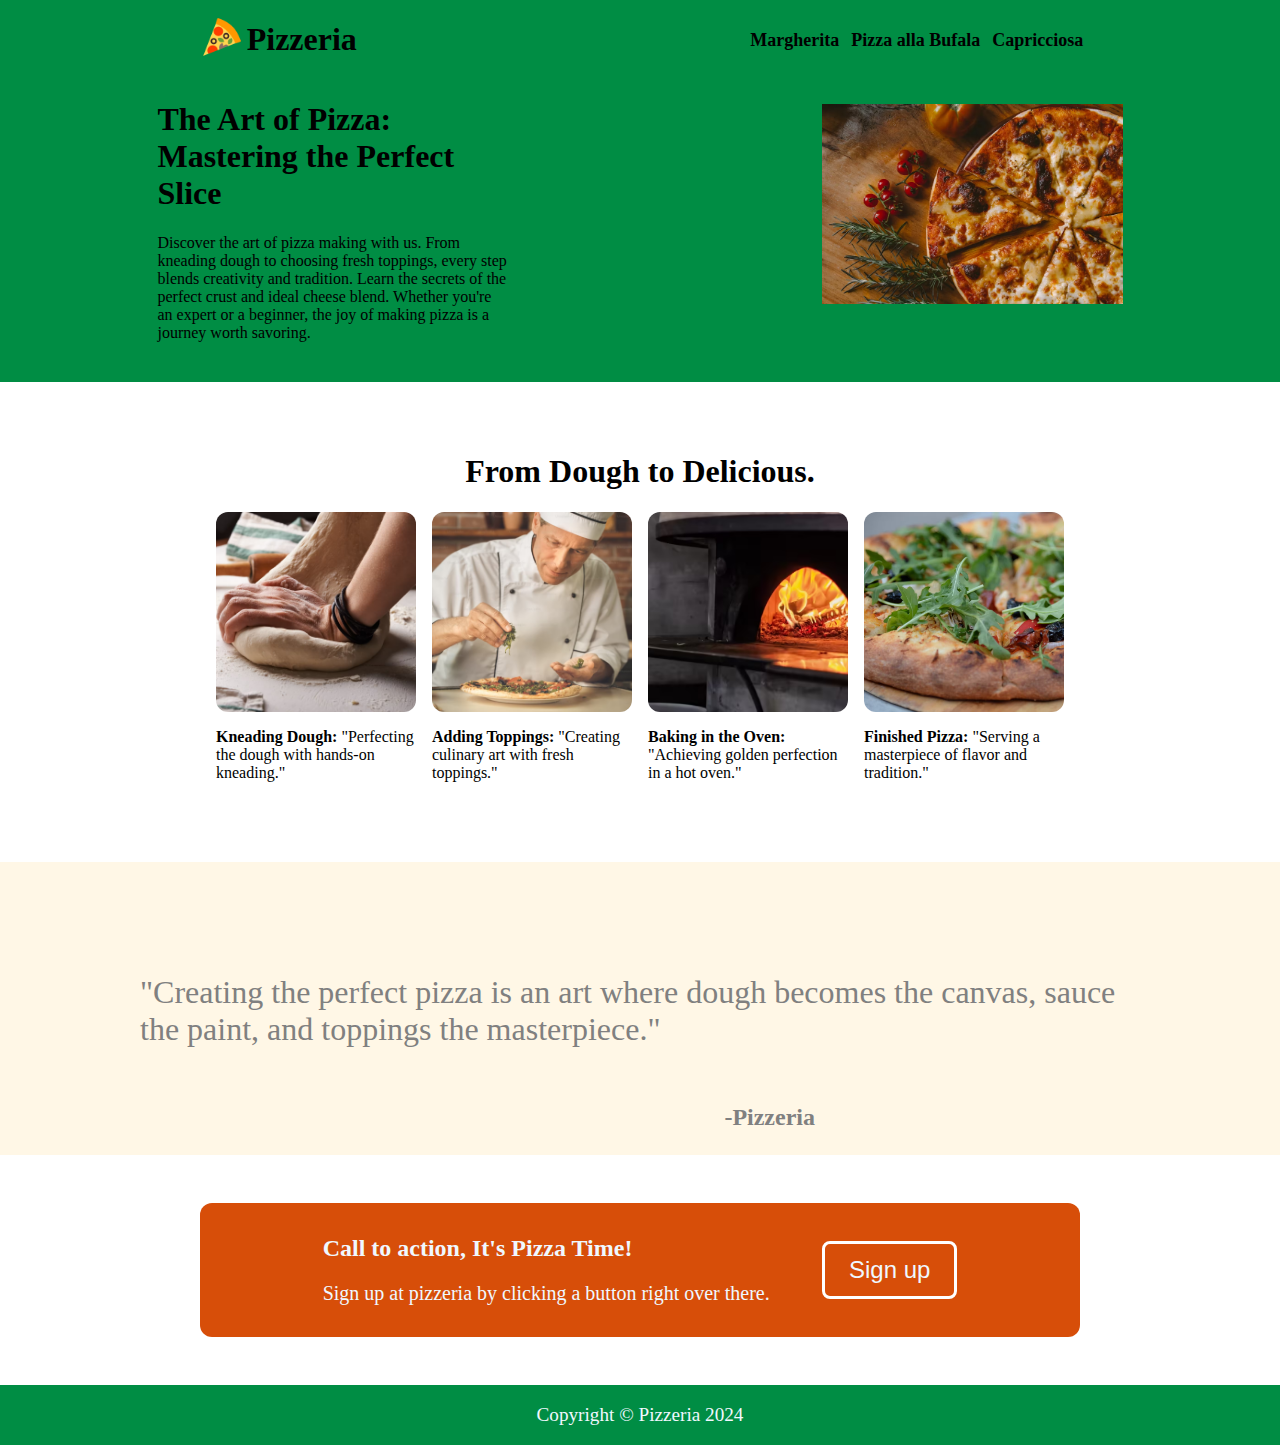
<file: Index.html>
<!DOCTYPE html>
<html lang="en">
  <head>
    <meta charset="UTF-8" />
    <meta name="viewport" content="width=device-width, initial-scale=1.0" />
    <title>Pizzeria</title>
    <meta name="description" content="A pizza e-book" />
    <meta name="author" content="Jayant Batra" />
    <link
      rel="icon"
      href="images/Pizza_icon-icons.com_68706.ico"
      type="image/x-icon"
    />
    <link rel="stylesheet" href="source/styles.css" />
  </head>
  <body>
    <div class="part_1">
      <div class="header">
        <div class="logo">
          <img
            id="logo"
            src="images/Pizza_icon-icons.com_68706.png"
            alt="Logo"
            height="50px"
          />
          <h1>Pizzeria</h1>
        </div>
        <div class="header_links">
          <a class="link_1" href="source/sources/Margherita.html">Margherita</a>
          <a class="link_1" href="source/sources/Pizza_alla_Bufala.html"
            >Pizza alla Bufala</a
          >
          <a class="link_1" href="source/sources/Capricciosa.html">Capricciosa</a>
        </div>
      </div>

      <div class="headings">
        <div class="inro">
          <h1 id="intro">The Art of Pizza: Mastering the Perfect Slice</h1>
          <p>
            Discover the art of pizza making with us. From kneading dough to
            choosing fresh toppings, every step blends creativity and tradition.
            Learn the secrets of the perfect crust and ideal cheese blend.
            Whether you're an expert or a beginner, the joy of making pizza is a
            journey worth savoring.
          </p>
        </div>
        <img
          id="intro_img"
          src="images/photo-1513104890138-7c749659a591.avif"
          alt="Pizza in oven"
          height="200px"
        />
      </div>
    </div>

    <div class="part_2">
      <h1 class="mid_heading">From Dough to Delicious.</h1>
      <div class="processes">
        <div class="process">
          <img src="images/cropped-dough.avif" alt="Dough" />
          <p>
            <b>Kneading Dough: </b>"Perfecting the dough with hands-on
            kneading."
          </p>
        </div>
        <div class="process">
          <img src="images/cropped-garnish.avif" alt="Garnish" />
          <p>
            <b>Adding Toppings: </b>"Creating culinary art with fresh toppings."
          </p>
        </div>
        <div class="process">
          <img src="images/cropped-bake.avif" alt="Bake" />
          <p>
            <b>Baking in the Oven: </b>"Achieving golden perfection in a hot
            oven."
          </p>
        </div>
        <div class="process">
          <img src="images/cropped-serve.avif" alt="Serve" />
          <p>
            <b>Finished Pizza: </b>"Serving a masterpiece of flavor and
            tradition."
          </p>
        </div>
      </div>
    </div>

    <div class="part_3">
      <p id="quote">
        "Creating the perfect pizza is an art where dough becomes the canvas,
        sauce the paint, and toppings the masterpiece."
      </p>
      <p id="by"><b>-Pizzeria</b></p>
    </div>

    <div class="part_4">
      <div class="left">
        <h2>Call to action, It's Pizza Time!</h2>
        <p>Sign up at pizzeria by clicking a button right over there.</p>
      </div>
      <div class="right">
        <button>Sign up</button>
      </div>
    </div>

    <div class="part_5">
      <p>Copyright © Pizzeria 2024</p>
    </div>
  </body>
</html>
</file>
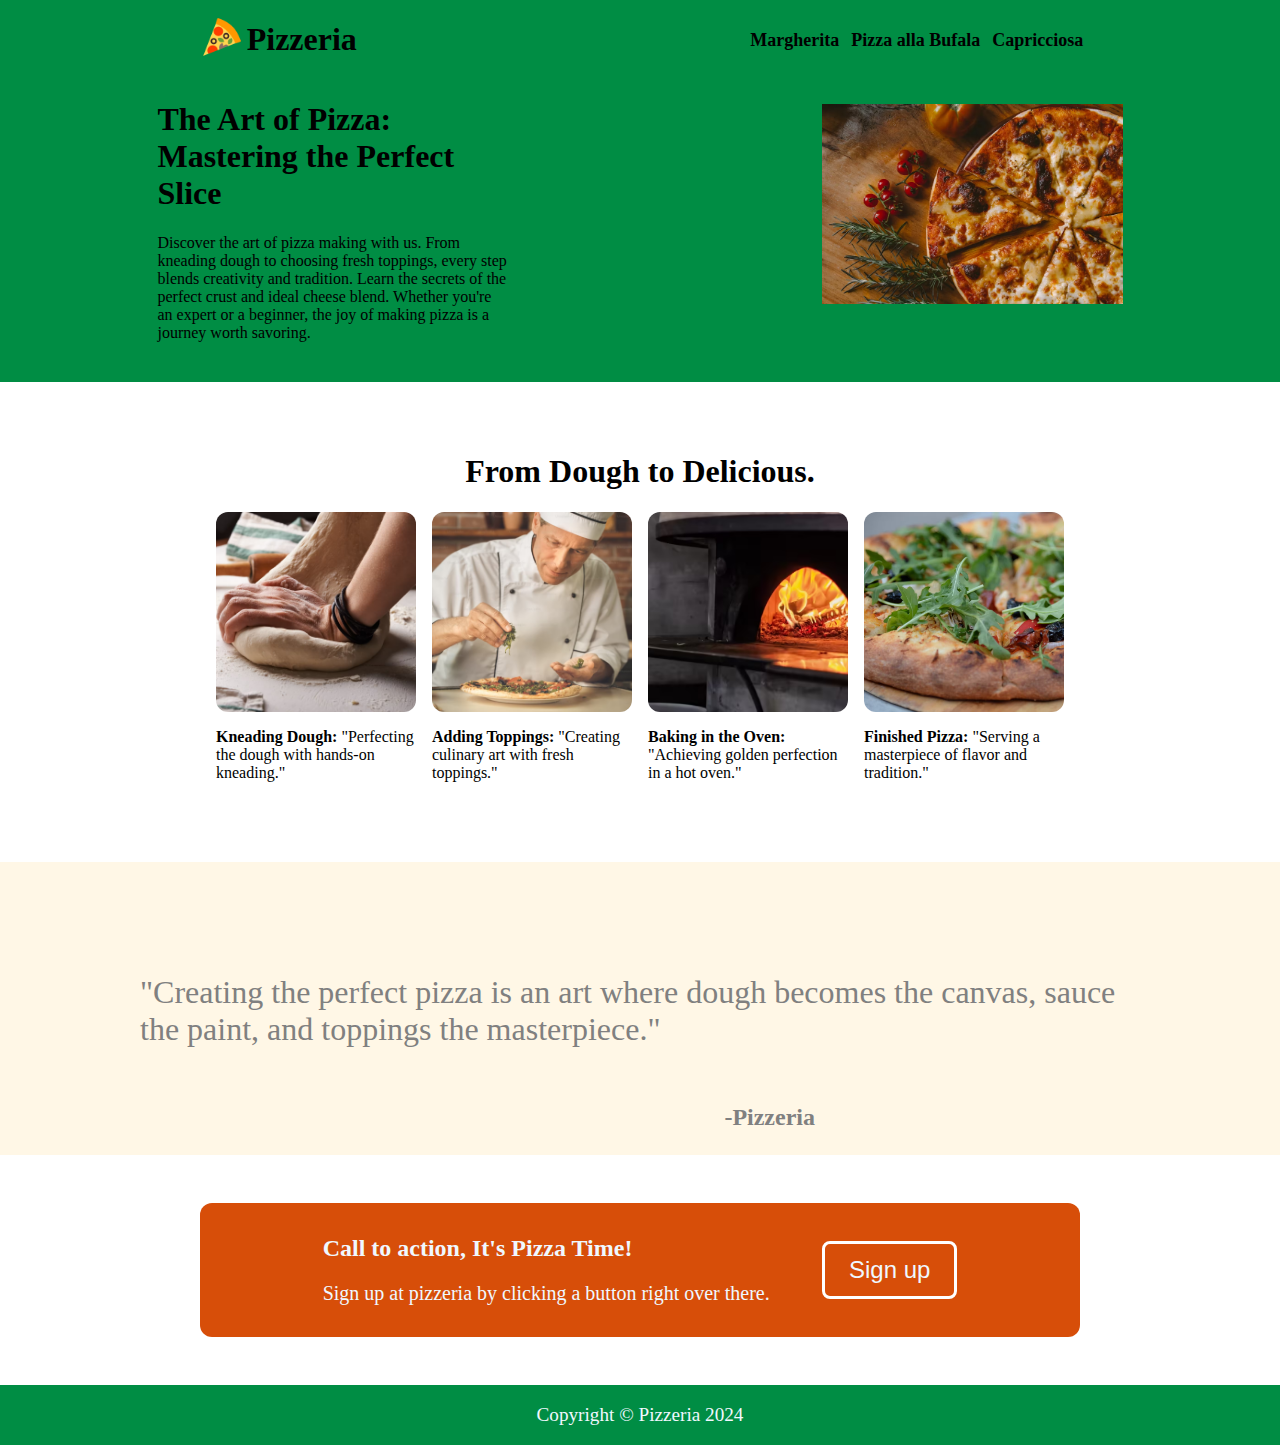
<file: source/Index.html>
<!DOCTYPE html>
<html lang="en">
  <head>
    <meta charset="UTF-8" />
    <meta name="viewport" content="width=device-width, initial-scale=1.0" />
    <title>Pizzeria</title>
    <meta name="description" content="A pizza e-book" />
    <meta name="author" content="Jayant Batra" />
    <link
      rel="icon"
      href="../images/Pizza_icon-icons.com_68706.ico"
      type="image/x-icon"
    />
    <link rel="stylesheet" href="styles.css" />
  </head>
  <body>
    <div class="part_1">
      <div class="header">
        <div class="logo">
          <img
            id="logo"
            src="../images/Pizza_icon-icons.com_68706.png"
            alt="Logo"
            height="50px"
          />
          <h1>Pizzeria</h1>
        </div>
        <div class="header_links">
          <a class="link_1" href="sources/Margherita.html">Margherita</a>
          <a class="link_1" href="sources/Pizza_alla_Bufala.html"
            >Pizza alla Bufala</a
          >
          <a class="link_1" href="sources/Capricciosa.html">Capricciosa</a>
        </div>
      </div>

      <div class="headings">
        <div class="inro">
          <h1 id="intro">The Art of Pizza: Mastering the Perfect Slice</h1>
          <p>
            Discover the art of pizza making with us. From kneading dough to
            choosing fresh toppings, every step blends creativity and tradition.
            Learn the secrets of the perfect crust and ideal cheese blend.
            Whether you're an expert or a beginner, the joy of making pizza is a
            journey worth savoring.
          </p>
        </div>
        <img
          id="intro_img"
          src="../images/photo-1513104890138-7c749659a591.avif"
          alt="Pizza in oven"
          height="200px"
        />
      </div>
    </div>

    <div class="part_2">
      <h1 class="mid_heading">From Dough to Delicious.</h1>
      <div class="processes">
        <div class="process">
          <img src="../images/cropped-dough.avif" alt="Dough" />
          <p>
            <b>Kneading Dough: </b>"Perfecting the dough with hands-on
            kneading."
          </p>
        </div>
        <div class="process">
          <img src="../images/cropped-garnish.avif" alt="Garnish" />
          <p>
            <b>Adding Toppings: </b>"Creating culinary art with fresh toppings."
          </p>
        </div>
        <div class="process">
          <img src="../images/cropped-bake.avif" alt="Bake" />
          <p>
            <b>Baking in the Oven: </b>"Achieving golden perfection in a hot
            oven."
          </p>
        </div>
        <div class="process">
          <img src="../images/cropped-serve.avif" alt="Serve" />
          <p>
            <b>Finished Pizza: </b>"Serving a masterpiece of flavor and
            tradition."
          </p>
        </div>
      </div>
    </div>

    <div class="part_3">
      <p id="quote">
        "Creating the perfect pizza is an art where dough becomes the canvas,
        sauce the paint, and toppings the masterpiece."
      </p>
      <p id="by"><b>-Pizzeria</b></p>
    </div>

    <div class="part_4">
      <div class="left">
        <h2>Call to action, It's Pizza Time!</h2>
        <p>Sign up at pizzeria by clicking a button right over there.</p>
      </div>
      <div class="right">
        <button>Sign up</button>
      </div>
    </div>

    <div class="part_5">
      <p>Copyright © Pizzeria 2024</p>
    </div>
  </body>
</html>
</file>
<file: source/styles.css>
body{
    margin: 0;
    padding: 0;
}
a:hover { text-decoration:underline; }



.part_1{
    background-color: #008d44;
    display: flex;
    flex-direction: column;
    padding-bottom: 24px;
}
.header{
    display: flex;
    justify-content: space-around;
}



.logo{
    display: flex;
}
#logo{
    padding-top: 12px;
}



.header_links{
    padding-top: 30px;    
    display: flex;
    gap: 12px;
}
.link_1{
    text-decoration: none;
    color: black;
    font-size: large;
    font-weight: 600;
}


.headings{
    display: flex;
    justify-content: space-around;
}
#intro,p{
    word-wrap:normal; 
    width: 350px; 
}
#intro_img{
    margin-top:24px;
}


.part_2{
    display:flex;
    flex-direction: column;
    align-items: center;
    margin-bottom: 150px;
    margin-top: 50px;
}
.processes{
    display: flex;
    justify-content: center;
    gap: 16px;
}
.process {
    display: flex;
    flex-direction: column;
    width: 200px;
    height: 200px;
    border-radius: 14px;
}

.process img{
    border-radius: 12px;
}

.process p{
    width: 200px;
    height: 200px;
}


.part_3{
    background-color: #FFF7E6;
    color: gray;
    display: flex;
    flex-direction: column;
    align-items: center;
    padding-top: 80px;
    margin-bottom: 48px;
}

.part_3 #quote{
    font-size:xx-large;
    width: 1000px;
}

.part_3 #by{
    display: flex;
    justify-content: end;
    font-size: x-large;
}


.part_4{
    color: aliceblue;
    display: flex;
    justify-content: space-around;
    align-content: center;
    background-color: #D74E09;
    margin: 48px 200px;
    border-radius: 12px;
    padding: 12px 98px;
}

.part_4 button{
    color: aliceblue;
    border: 3px solid white;
    font-size: x-large;
    font-weight: 800px;
    display: flex;
    justify-content: center;
    align-content: center;
    border-radius: 8px;
    padding: 12px 24px;
}

.part_4 .left p{
    width: 450px;
    font-size: 20px;
}

.part_4 .right{
    display: flex;
    align-items: center;
}
button{
    display: flex;
    justify-content: center;
    align-items: center;
    background-color: #D74E09;
}



.part_5{
    display: flex;
    justify-content: center;
    background-color: #008d44;
    color: aliceblue;
    font-size: larger;
}

.part_5 p{
    display: flex;
    justify-content: center;
}
</file>
